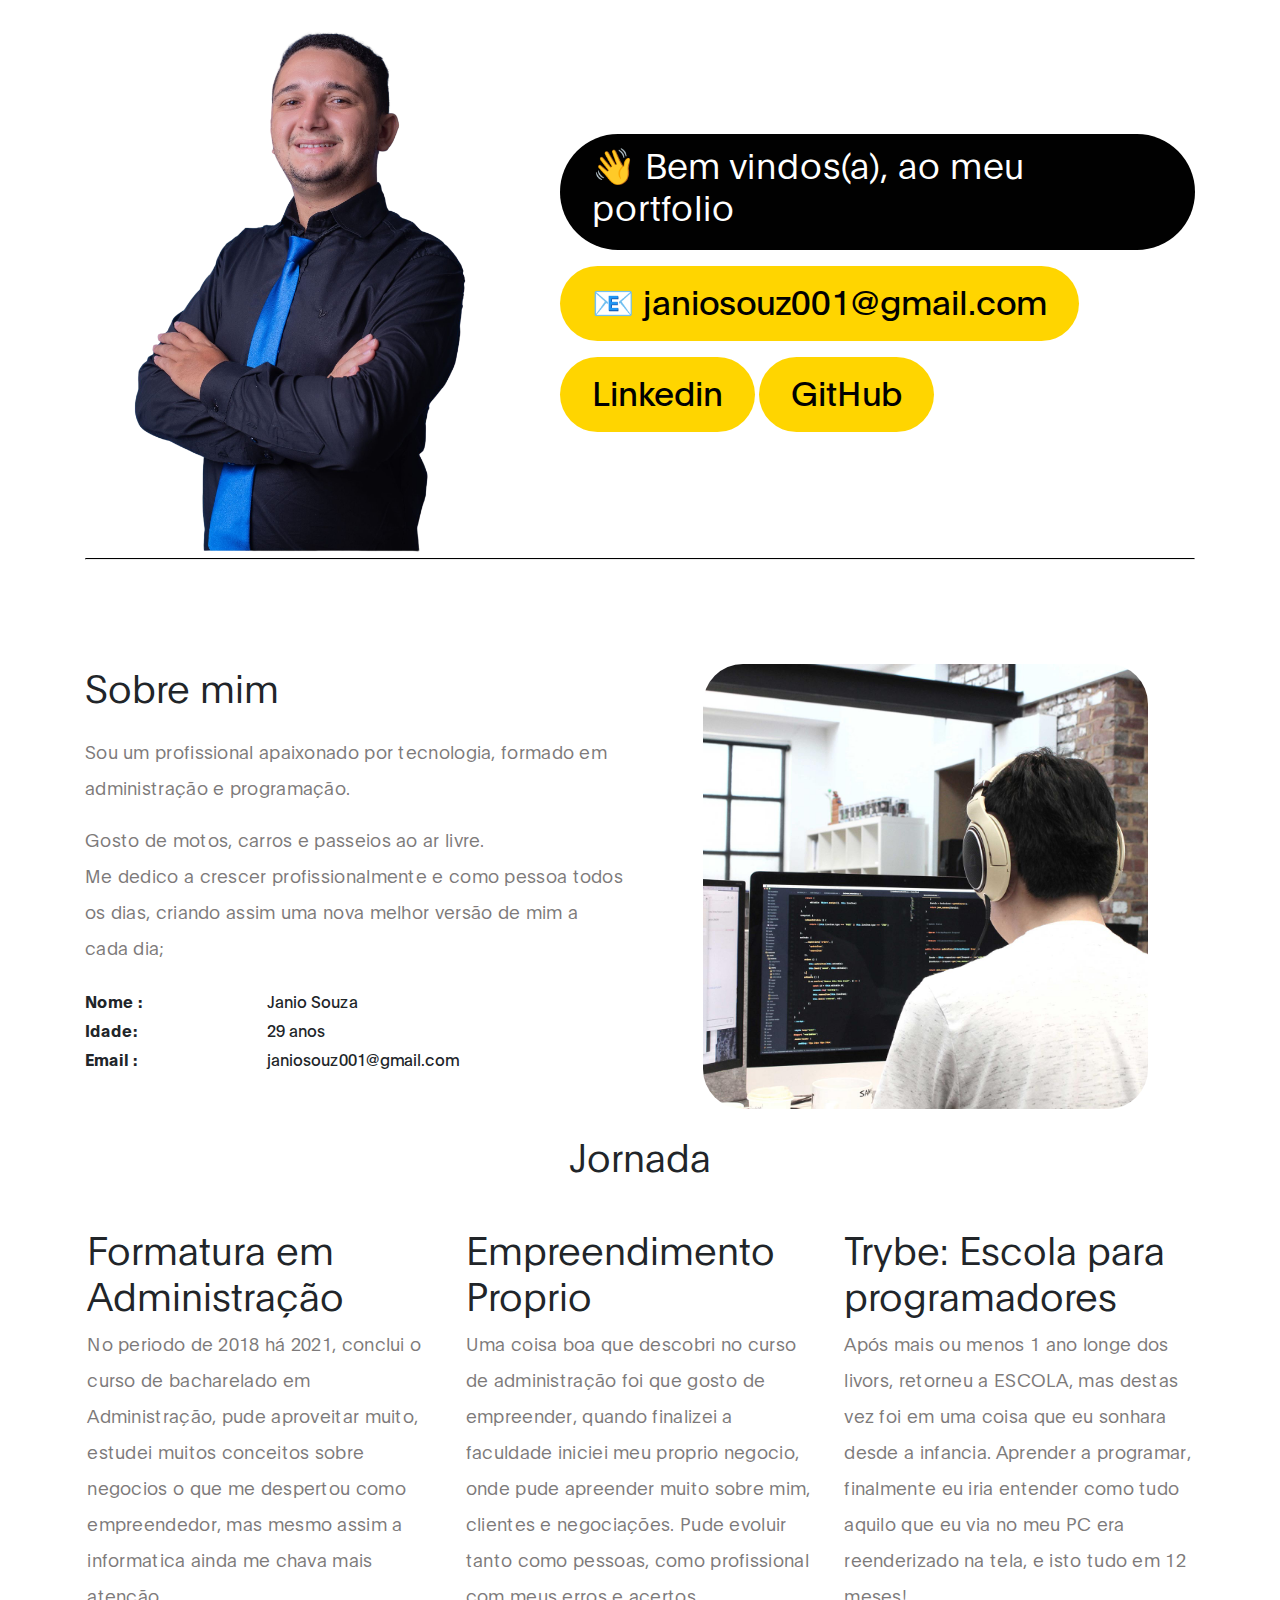
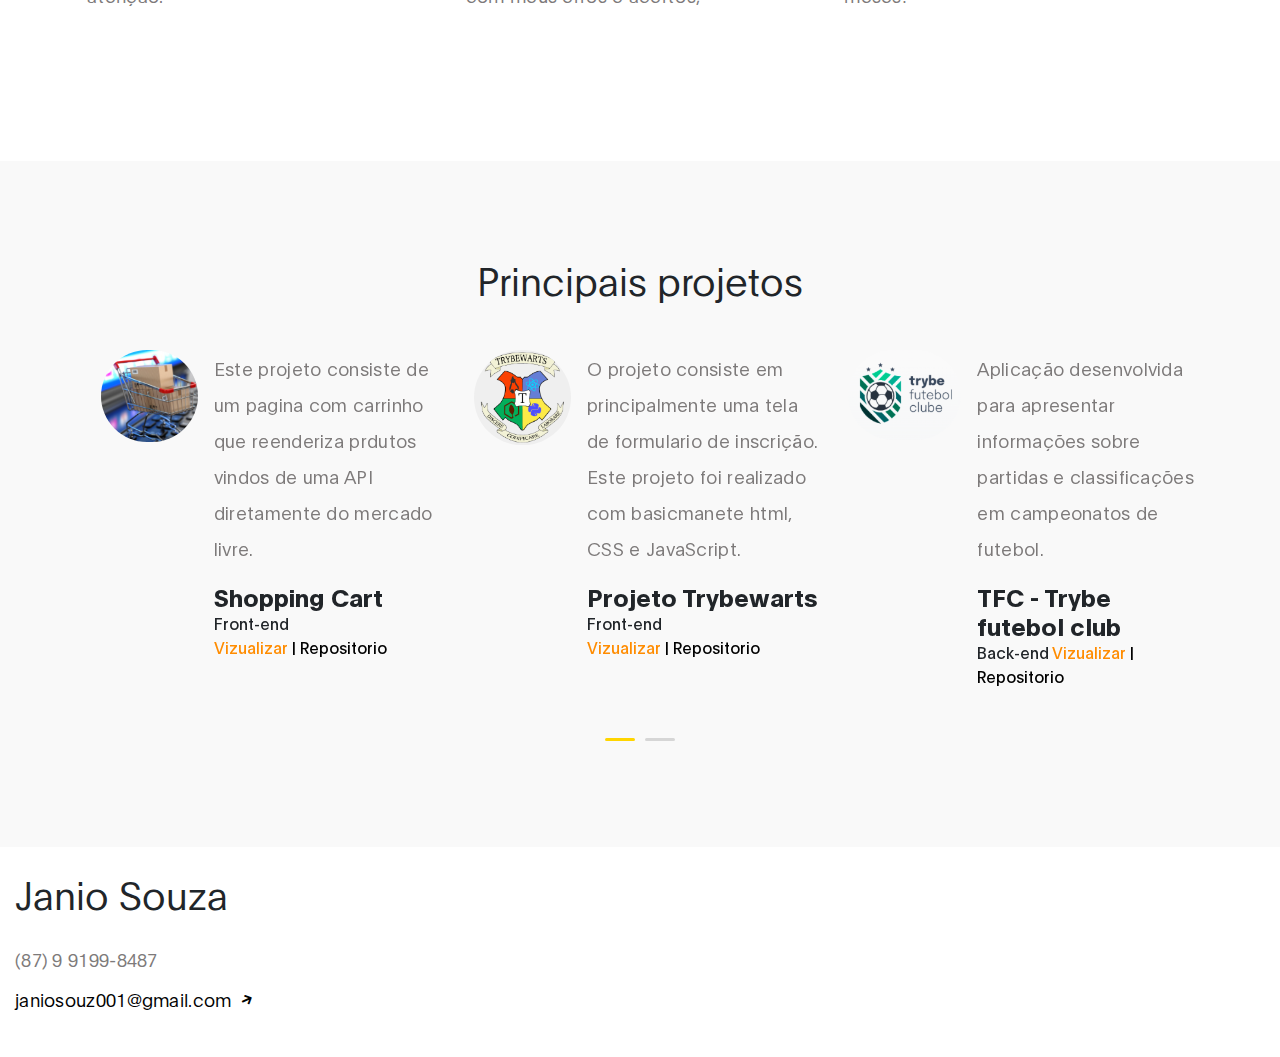
<file: index.html>
<!DOCTYPE html>
<html lang="pt-BR">
<head>

     <title>Janio Souza - Portfolio</title>

     <meta charset="UTF-8">
     <meta http-equiv="X-UA-Compatible" content="IE=Edge">
     <meta name="description" content="">
     <meta name="keywords" content="">
     <meta name="author" content="Tooplate">
     <meta name="viewport" content="width=device-width, initial-scale=1, maximum-scale=1">

     <link rel="stylesheet" href="css/bootstrap.min.css">
     <link rel="stylesheet" href="css/all.min.css">
     <link rel="stylesheet" href="css/owl.carousel.min.css">
     <link rel="stylesheet" href="css/owl.theme.default.min.css">

     <!-- MAIN CSS -->
     <link rel="stylesheet" href="css/tooplate-ben-resume-style.css">
<!--
Tooplate 2120 Ben Resume
https://www.tooplate.com/view/2120-ben-resume
-->
</head>

<body data-spy="scroll" data-target="#navbarNav" data-offset="50">

    <!-- MENU BAR -->
    <nav class="navbar navbar-expand-lg">
        <div class="container">

            <a class="navbar-brand" href="#">
                Janio Souza
            </a>

            <button class="navbar-toggler" type="button" data-toggle="collapse" data-target="#navbarNav" aria-controls="navbarNav" aria-expanded="false" aria-label="Toggle navigation">
                <span class="navbar-toggler-icon"></span>
            </button>

            <div class="collapse navbar-collapse" id="navbarNav">
                <ul class="navbar-nav mx-auto">
                    <li class="nav-item">
                        <a href="#intro" class="nav-link smoothScroll">Introdução</a>
                    </li>

                    <li class="nav-item">
                        <a href="#about" class="nav-link smoothScroll">Sobre mim</a>
                    </li>

                    <li class="nav-item">
                        <a href="#testimonials" class="nav-link smoothScroll">Projetos</a>
                    </li>

                    <li class="nav-item">
                        <a href="#contact" class="nav-link smoothScroll">Contato</a>
                    </li>
                </ul>

                <div class="mt-lg-0 mt-3 mb-4 mb-lg-0">
                    <a href="/cv/Currículo Janio Souza.pdf" class="custom-btn btn" download>Download CV</a>
                </div>
            </div>

        </div>
    </nav>


    <!-- HERO -->
    <section class="hero d-flex flex-column justify-content-center align-items-center" id="intro">

         <div class="container">
            <div class="row">

                  <div class="mx-auto col-lg-5 col-md-5 col-10">
                      <img src="images/janio.png" class="img-fluid" alt="Ben Resume HTML Template">
                  </div>

                   <div class="d-flex flex-column justify-content-center align-items-center col-lg-7 col-md-7 col-12">
                        <div class="hero-text">

                            <h1 class="hero-title">👋 Bem vindos(a), ao meu portfolio</h1>

                            <a href="mailto:janiosouz001@gmail.com" class="email-link">
                              📧 janiosouz001@gmail.com
                            </a>
                            <a
                            href="https://www.linkedin.com/in/janio-souza-dev/" class="email-link" target="_blank">
                              Linkedin
                            </a>
                            <a
                            href="https://github.com/Janio-Souza" class="email-link" target="_blank">
                              GitHub
                            </a>       
                        </div>
                    </div>

            </div>
            <hr>
        </div>
    </section>


    <section class="about section-padding" id="about">
        <div class="container">
            <div class="row">

                <div class="col-lg-6 col-md-6 col-12">
                    <h3 class="mb-4">Sobre mim</h3>

                    <p>Sou um profissional apaixonado por tecnologia, formado em administração e programação.
                    </p>

                    <p>Gosto de motos, carros e passeios ao ar livre.<br>
                      Me dedico a crescer profissionalmente e como pessoa todos os dias, criando assim uma nova 
                      melhor versão de mim a cada dia;
                      <br>

                    </p>

                    <ul class="mt-4 mb-5 mb-lg-0 profile-list list-unstyled">
                        <li><strong>Nome :</strong> Janio Souza </li>

                        <li id="idade">""</li>

                        <!-- <li><strong>Website :</strong> company.co</li> -->

                        <li><strong>Email :</strong> janiosouz001@gmail.com</li>
                    </ul>
                </div>

                <div class="col-lg-5 mx-auto col-md-6 col-12">
                    <img src="images/true-agency.jpg" class="about-image img-fluid" alt="Resume HTML CV">
                </div>

            </div>
            <div>
              <br>
              <h3 class="mb-5 text-center">Jornada</h3>
            </div>
            <div class="row about-third">
            	<div class="col-lg-4 col-md-4 col-12">
                <h3>Formatura em Administração</h3>
                <p>No periodo de 2018 há 2021, conclui o curso de bacharelado em Administração, pude aproveitar muito, estudei muitos conceitos sobre negocios o que me despertou como empreendedor, mas mesmo assim
                  a informatica ainda me chava mais atenção.
                </p>
                </div>
                <div class="col-lg-4 col-md-4 col-12">
                <h3>Empreendimento Proprio</h3>
                <p>Uma coisa boa que descobri no curso de administração foi que gosto de empreender, quando finalizei a faculdade
                  iniciei meu proprio negocio, onde pude apreender muito sobre mim, clientes e negociações. Pude evoluir tanto como pessoas, como
                  profissional com meus erros e acertos,</p>
                </div>
                <div class="col-lg-4 col-md-4 col-12">
                <h3>Trybe: Escola para programadores</h3>
                <p>Após mais ou menos 1 ano longe dos livors, retorneu a ESCOLA, mas destas vez foi em uma coisa que eu sonhara desde a infancia.
                  Aprender a programar, finalmente eu iria entender como tudo aquilo que eu via no meu PC era reenderizado na tela, e isto tudo em 12 meses!
                </p>
                </div>
            </div>
        </div>
    </section>


    <!-- TESTIMONIAL -->
     <section class="testimonials section-padding" id="testimonials">
          <div class="container">
               <div class="row">

                    <div class="col-12">
                        <h3 class="mb-5 text-center">Principais projetos</h3>

                        <div class="owl-carousel owl-theme" id="testimonials-carousel">
                            <div class="item">
                                <div class="testimonials-thumb d-flex">
                                    <div class="testimonials-image">
                                        <img src="images/projects/car_shoping2.jpg">
                                    </div>

                                    <div class="testimonials-info">
                                        <p>Este projeto consiste de um pagina com carrinho que reenderiza prdutos vindos de uma API diretamente do mercado livre.
                                        </p>

                                        <h6 class="mb-0">Shopping Cart</h6>
                                        <span>Front-end</span>
                                        <br>
                            
                                          <a href="./projects/project-shopping-cart/index.html" style="color:darkorange" target="_blank">Vizualizar</a>
                                          <a href="https://github.com/Janio-Souza/Shoping-card" target="_blank">| Repositorio</a> 
                                      
                            
                                      </div>
                                </div>
                            </div>

                            <div class="item">
                                <div class="testimonials-thumb d-flex">
                                    <div class="testimonials-image">
                                        <img src="images/projects/trybewarts.png" class="img-fluid" alt="testimonials image">
                                    </div>

                                    <div class="testimonials-info">
                                        <p>O projeto consiste em principalmente uma tela de formulario de inscrição.
                                            Este projeto foi realizado com basicmanete html, CSS e JavaScript.
                                        </p>

                                        <h6 class="mb-0">Projeto Trybewarts</h6>
                                        <span>Front-end</span>
                                        <br>
                                        <a href="./projects/project-trybewarts/index.html" style="color:darkorange" target="_blank">Vizualizar</a>
                                        <a href="https://github.com/Janio-Souza/trybewarts" target="_blank">| Repositorio</a> 
                                    </div>
                                </div>
                            </div>

                            <div class="item">
                                <div class="testimonials-thumb d-flex">
                                    <div class="testimonials-image">
                                        <img src="images/projects/tfc2.png" class="img-fluid" alt="testimonials image">
                                    </div>

                                    <div class="testimonials-info">
                                        <p>Aplicação desenvolvida para apresentar informações sobre partidas e classificações em campeonatos de futebol.</p>

                                        <h6 class="mb-0">TFC - Trybe futebol club</h6>
                                        <span>Back-end</span>
                                         <a href="./projects/tfc" style="color:darkorange" target="_blank">Vizualizar</a>
                                         <a href="https://github.com/Janio-Souza/TFC-trybe-futebol-club" target="_blank">| Repositorio</a>                                                                           
                                    </div>
                                </div>
                            </div>
                            <div class="item">
                              <div class="testimonials-thumb d-flex">
                                  <div class="testimonials-image">
                                      <img src="images/projects/headphones_icon.png" class="img-fluid" alt="testimonials image">
                                  </div>

                                  <div class="testimonials-info">
                                    <p>Este é um site de buscas por músicas, onde você pode buscar artistas, albuns, ouvir e favoritar suas musicas. A aplição faz buscas para na API do ITunes</p>

                                    <h6 class="mb-0">Trybetunes</h6>
                                    <span>Front-end</span>
                                     <a href="https://trybetunes-ashy-xi.vercel.app/" style="color:darkorange" target="_blank">Vizualizar</a>
                                     <a href="https://github.com/Janio-Souza/Trybetunes" target="_blank">| Repositorio</a>                                                                           
                                </div>
                              </div>
                          </div>

                            <!-- <div class="item">
                                <div class="testimonials-thumb d-flex">
                                    <div class="testimonials-image">
                                        <img src="images/projects/testimonial-image04.jpg" class="img-fluid" alt="testimonials image">
                                    </div>

                                    <div class="testimonials-info">
                                        <p>Sed ut perspiciatis unde omnis iste natus error sit voluptatem.</p>

                                        <h6 class="mb-0">Wilson</h6>
                                        <span>Web Developer</span>
                                    </div>
                                </div>
                            </div> -->
                        </div>

                    </div>

               </div>
          </div>
     </section>


     <!-- FAQ -->
     <!-- <section class="faq section-padding">
        
        <div class="container">
            
            <div class="row">

                <div class="col-lg-12 col-12">

                    <h3 class="mb-5">Frequently Asked Questions</h3>

                    <div class="accordion" id="accordionExample">
                      <div class="card">
                        <div class="card-header" id="headingOne">
                          <h2 class="mb-0">
                            <button class="btn btn-link" type="button" data-toggle="collapse" data-target="#collapseOne" aria-expanded="true" aria-controls="collapseOne">
                              Are those HTML templates absolutely free for any kind of usage?
                            </button>
                          </h2>
                        </div>

                        <div id="collapseOne" class="collapse show" aria-labelledby="headingOne" data-parent="#accordionExample">
                          <div class="card-body">
                            <p>Yes, they are 100% free and there is no hidden charge.</p>

                            <p>They can be used for your commercial websites.</p>
                          </div>
                        </div>
                      </div>

                      <div class="card">
                        <div class="card-header" id="headingTwo">
                          <h2 class="mb-0">
                            <button class="btn btn-link collapsed" type="button" data-toggle="collapse" data-target="#collapseTwo" aria-expanded="false" aria-controls="collapseTwo">
                              Can I use them as a CMS theme or a part of website builder?
                            </button>
                          </h2>
                        </div>
                        <div id="collapseTwo" class="collapse" aria-labelledby="headingTwo" data-parent="#accordionExample">
                          <div class="card-body">
                            <p>Yes, you can use them.</p>
                          </div>
                        </div>
                      </div>

                      <div class="card">
                        <div class="card-header" id="headingThree">
                          <h2 class="mb-0">
                            <button class="btn btn-link collapsed" type="button" data-toggle="collapse" data-target="#collapseThree" aria-expanded="false" aria-controls="collapseThree">
                              I cannot find a suitable HTML template. Can I request new template?
                            </button>
                          </h2>
                        </div>
                        <div id="collapseThree" class="collapse" aria-labelledby="headingThree" data-parent="#accordionExample">
                          <div class="card-body">
                            <p>Yes, please tell us what you need. We will try our best to fulfill it.</p>
                          </div>
                        </div>
                      </div>

                    <div class="card">
                        <div class="card-header" id="headingFour">
                          <h2 class="mb-0">
                            <button class="btn btn-link collapsed" type="button" data-toggle="collapse" data-target="#collapseFour" aria-expanded="false" aria-controls="collapseFour">
                              Can I redistribute your templates?
                            </button>
                          </h2>
                        </div>
                        <div id="collapseFour" class="collapse" aria-labelledby="headingFour" data-parent="#accordionExample">
                          <div class="card-body">
                            <p>No, this is totally NOT allowed. Please do not redistribute our HTML templates.</p>
                          </div>
                        </div>
                    </div>

                    <div class="card">
                        <div class="card-header" id="headingFive">
                          <h2 class="mb-0">
                            <button class="btn btn-link collapsed" type="button" data-toggle="collapse" data-target="#collapseFive" aria-expanded="false" aria-controls="collapseFive">
                              How do I support Tooplate?
                            </button>
                          </h2>
                        </div>
                        <div id="collapseFive" class="collapse" aria-labelledby="headingFive" data-parent="#accordionExample">
                          <div class="card-body">
                            <p>Please spread a word about Tooplate website to your colleagues and friends.</p>
                          </div>
                        </div>
                    </div>

                    <span class="faq-info-text">Please send us a message if you have anything to say. Send an email message to <strong>contact (at) tooplate (dot) com</strong></span>

                </div>

           	 </div>
        	</div>
        </div>
    </section> -->
     <!-- FIM DO FAQ -->


     <!-- <section class="contact section-padding pt-0" id="contact">
      <div class="container">
        <div class="row">

          <div class="col-lg-6 col-md-6 col-12">
            <form action="#" method="get" class="contact-form webform"  role="form">
                
                <div class="form-group d-flex flex-column-reverse">
                    <input type="text" class="form-control" name="cf-name" id="cf-name" placeholder="Your Name">

                    <label for="cf-name" class="webform-label">Full Name</label>
                </div>

                <div class="form-group d-flex flex-column-reverse">
                    <input type="email" class="form-control" name="cf-email" id="cf-email" placeholder="Your Email">

                    <label for="cf-email" class="webform-label">Your Email</label>
                </div>

                <div class="form-group d-flex flex-column-reverse">
                    <textarea class="form-control" rows="5" name="cf-message" id="cf-message" placeholder="Your Message"></textarea>

                    <label for="cf-message" class="webform-label">Message</label>
                </div>

                <button type="submit" class="form-control" id="submit-button" name="submit">Send</button>
            </form>
          </div> -->

            <div class="col-lg-4 col-12">
                <h3 class="my-4 pt-4 pt-lg-0">Janio Souza</h3>

                <p class="mb-1">(87) 9 9199-8487</p>

                <p>
                    <a href="#">
                        janiosouz001@gmail.com
                    <i class="fas fa-arrow-right custom-icon"></i>
                    </a>
                </p>

                <ul class="social-links mt-2">
                    <!-- <li><a href="https://fb.com/tooplate" rel="noopener" class="fab fa-facebook"></a></li> -->
                    <!-- <li><a href="#" rel="noopener" class="fab fa-twitter"></a></li> -->
                    <!-- <li><a href="#" rel="noopener" class="fab fa-instagram"></a></li> -->
                    <!-- <li><a href="https://www.linkedin.com/in/janio-souza-dev/" rel="noopener" class="fab fa-linkedin"></a></li> -->
                    <!-- <li><a href="#" rel="noopener" class="fab fa-youtube"></a></li> -->
                </ul>
                
              <!-- <p class="copyright-text mt-5 pt-3">Copyright &copy; 2020 Ben Resume Page</p>
                
                <p>Design: <a href="https://www.tooplate.com" title="free HTML templates" target="_blank">Tooplate</a></p>
            </div> -->

        </div>
      </div>
    </section>
     <!-- SCRIPTS -->
     <script src="js/jquery.min.js"></script>
     <script src="js/bootstrap.min.js"></script>
     <script src="js/smoothscroll.js"></script>
     <script src="js/owl.carousel.min.js"></script>
     <script src="js/custom.js"></script>

</body>
</html>
</file>
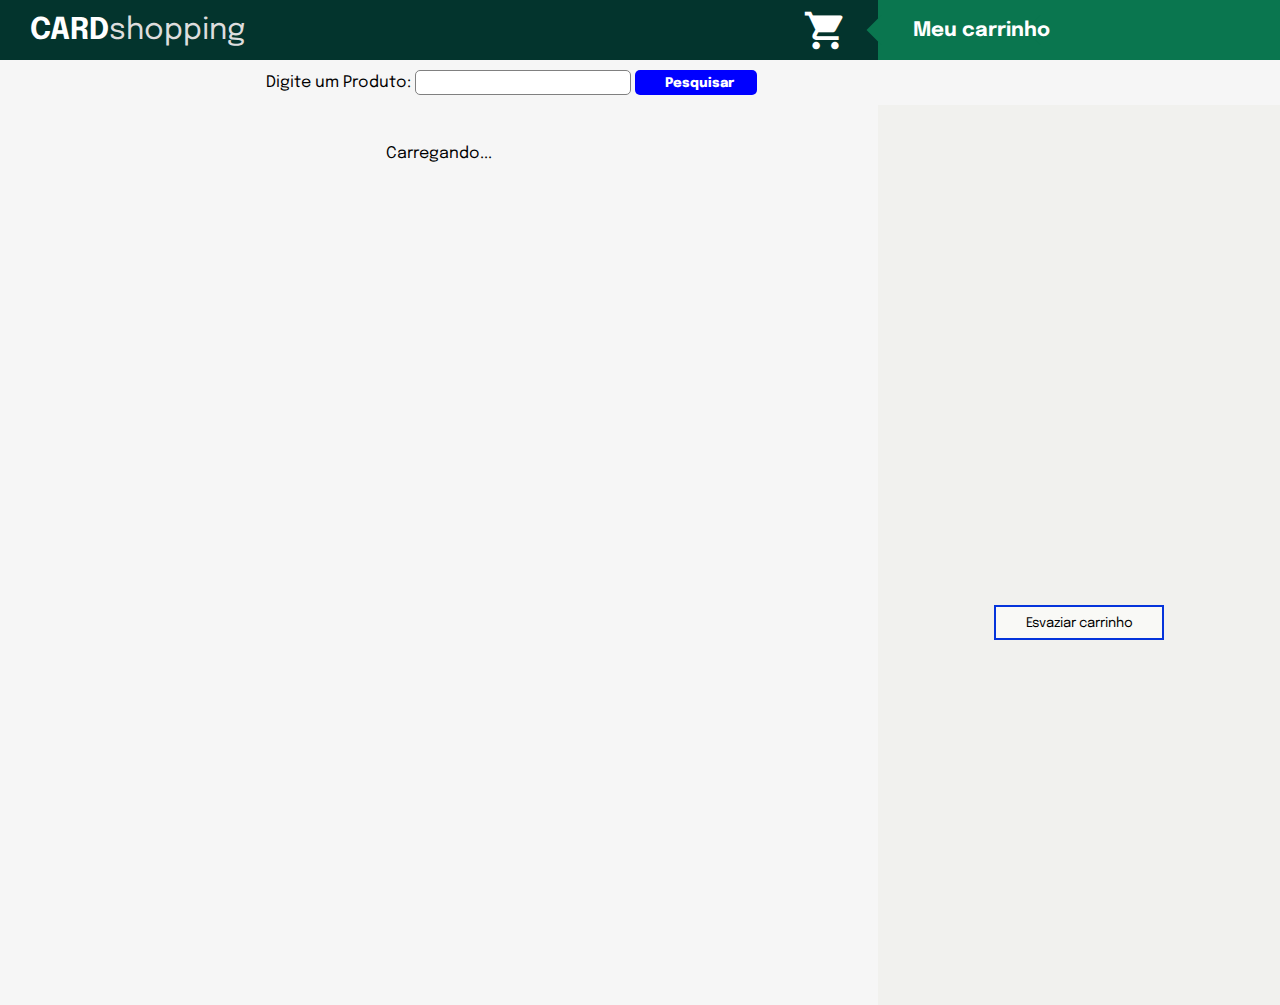
<file: projects/project-shopping-cart/index.html>
<!DOCTYPE html>
<html lang="en">
  <head>
    <meta charset="UTF-8" />
    <meta name="viewport" content="width=device-width, initial-scale=1.0" />
    <meta http-equiv="X-UA-Compatible" content="ie=edge" />
    <title>Shop</title>
    <link rel="stylesheet" href="style.css" />
    <link rel="preconnect" href="https://fonts.googleapis.com">
    <link rel="preconnect" href="https://fonts.gstatic.com" crossorigin>
    <link href="https://fonts.googleapis.com/css2?family=Epilogue:wght@400;700&display=swap" rel="stylesheet">
    <link href="https://fonts.googleapis.com/icon?family=Material+Icons" rel="stylesheet">
    <script src="./helpers/fetchItem.js" defer></script>
    <script src="./helpers/fetchProducts.js" defer></script>
    <script src="./helpers/saveCartItems.js" defer></script>
    <script src="./helpers/getSavedCartItems.js" defer></script>
    <script src="script.js" defer></script>
  </head>
  <body>
    <header class="header">
      <div class="container-title">
        <span class="title"><strong>CARD</strong>shopping</span>
      </div>
      <i class="material-icons" style="font-size:45px;color:white">shopping_cart</i>
      <div class="container-cartTitle">
        <span class="cart__title">Meu carrinho</span>
      </div>
    </header>
    <form action="" id="formSeach">
    <label for="searchProd">Digite um Produto:
        <input autocomplete="off" type="search" id="search" name="searchProd" onfocus="this.value = ''">
        <input type="submit" class="btnSend" value="Pesquisar">
    </label>    
  </form>
    <section class="container">
      <section class="items"></section>
      <section class="cart">
        <ol class="cart__items"></ol>
        <div class="total-price"></div>
        <button class="empty-cart">Esvaziar carrinho</button>
      </section>
    </section>
  </body>
</html>
</file>
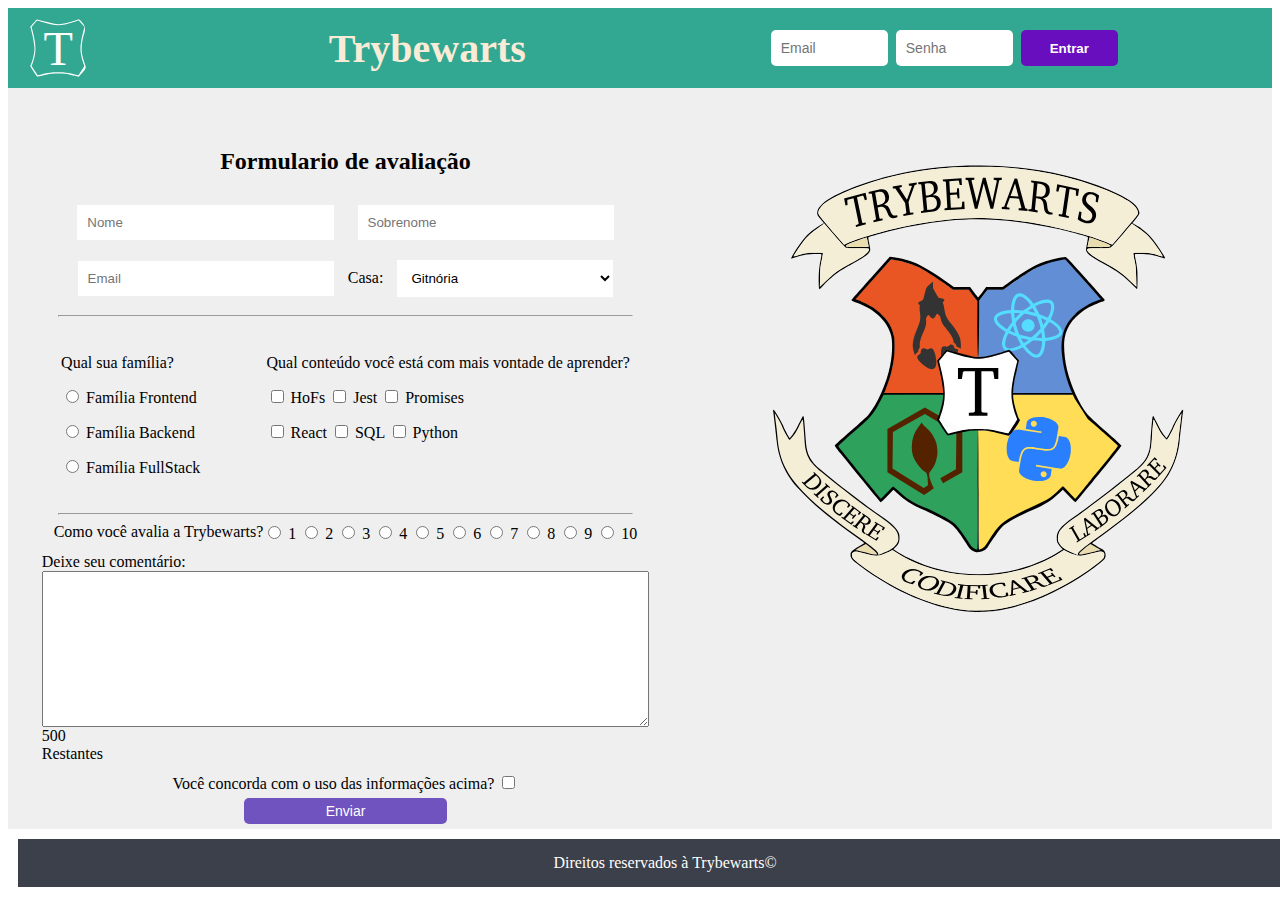
<file: projects/project-trybewarts/index.html>
<!DOCTYPE html>
<html lang="pt-br">
<head>
    <meta charset="UTF-8">
    <meta http-equiv="X-UA-Compatible" content="IE=edge">
    <meta name="viewport" content="width=device-width, initial-scale=1.0">
    <link rel="stylesheet" href="style.css">
    
    <title>Trybewarts</title>
</head>
<body>
    <header class="header" >
        
        <img class="trybewarts-header-logo" src="./images/trybewarts-header-logo.svg" alt="">

        <h1 id="trybewarts-header-title">Trybewarts</h1>

        <form class="trybewarts-login" action="">
            
            <input type="email" name="email" id="header-email" placeholder="Email" required>
    
            <input type="password" name="password" id="header-senha" placeholder="Senha" required>

            <button type="submit" class="buttonSubmit">Entrar</button>
        </form>
    </header>
    
    <main>
        <form action="" id="evaluation-form">
            <section class="inputs">

            <h2>Formulario de avaliação</h2>
            <label for="input-name">
                <input type ="text" name="nome" id="input-name" placeholder="Nome">
            </label>
            <label for="input-lastname">
                <input type="text" name="sobrenome" id="input-lastname" placeholder="Sobrenome">
            </label>
            <label for="">
                <input type ="email" name="email" id="input-email" placeholder="Email">
            </label>
            <label for=""> Casa:
                <select id="house">
                    <option id="gitnoria-house" value="Gitnória">Gitnória</option>
                    <option id="reactpuff-house" value="Reactpuff">Reactpuff</option>
                    <option id="corvinode-house" value="Corvinode">Corvinode</option>
                    <option id="pytherina-house" value="Pytherina">Pytherina</option>
                </select>
            </label>
            </section>
            <hr width="85%">
        
            <section id="familyContent">
            <div class="container-radio">
                <label for="" id="label-family">Qual sua família?</label>
            
                <div id="frontend-container">
                    <input type="radio" name="family" value="Frontend">
                    <label for="Frontend">Família Frontend</label>
                </div>
            
                <div id="backend-container">
                    <input type="radio" name="family" value="Backend">
                    <label for="Backend">Família Backend</label>
                </div>
                <div id="fullstack-container">
                    <input type="radio" name="family" value="FullStack">
                    <label for="FullStack">Família FullStack</label>
                </div>
            </div>
            <br>
            <div class="container-checkbox">
                <label for="" id="label-content">
                    Qual conteúdo você está com mais vontade de aprender?
                </label>
                <div>
                    <input type="checkbox" class="subject" value="HoFs">
                    <label for="">HoFs</label>

                    <input type="checkbox" class="subject" value="Jest">
                    <label for="">Jest </label>

                    <input type="checkbox" class="subject" value="Promises">
                    <label for="">Promises</label>
                </div>
                <div>
                    <input type="checkbox" class="subject" value="React">
                    <label for="">React</label>

                    <input type="checkbox" class="subject" value="SQL">
                    <label for="">SQL</label>
                    
                    <input type="checkbox" class="subject" value="Python">
                    <label for="">Python</label>
                </div>
            </div>
            </section>
            <hr width="85%">
            <section>
            <div id="avaliacao-container">
                <label for="" id="label-rate">Como você avalia a Trybewarts?</label>
                <div>
                    <input type="radio" name="rate" value="1" id="1">
                    <label for="1">1</label>
                    <input type="radio" name="rate" value="2" id="2">
                    <label for="2">2</label>
                    <input type="radio" name="rate" value="3" id="3">
                    <label for="3">3</label>
                    <input type="radio" name="rate" value="4" id="4">
                    <label for="4">4</label>
                    <input type="radio" name="rate" value="5" id="5">
                    <label for="5">5</label>
                    <input type="radio" name="rate" value="6" id="6">
                    <label for="6">6</label>
                    <input type="radio" name="rate" value="7" id="7">
                    <label for="7">7</label>
                    <input type="radio" name="rate" value="8" id="8">
                    <label for="8">8</label>
                    <input type="radio" name="rate" value="9" id="9">
                    <label for="9">9</label>
                    <input type="radio" name="rate" value="10" id="10">
                    <label for="10">10</label>
                </div>
            </div>
            <div id="container-text-area">
                <label for="textarea" class="textarea">Deixe seu comentário:</label>
                <textarea name="" id="textarea" cols="80" rows="10" maxlength="500"></textarea>
                <div id="contador">
                    <div id="counter">500 </div> Restantes
                </div>
            </div>
            <div id="agreement-container">
                <label for="agreement" id="label-infos">Você concorda com o uso das informações acima?</label>
                <input type="checkbox" id="agreement">
            </div>
            <div>
                <button type="submit" id="submit-btn" disabled>Enviar</button>
            </div>
            </section>
        </form>
        <img src="images/trybewarts-colored.svg" alt="" id="trybewarts-forms-logo">
    </main>
    <footer>Direitos reservados à Trybewarts&copy;</footer>
    <script src="script.js"></script>
</body>
</html>
</file>
<file: css/tooplate-ben-resume-style.css>
/*

Tooplate 2120 Ben Resume

https://www.tooplate.com/view/2120-ben-resume

*/

  @font-face {
      font-family: 'Plain';
      src: url('../localfonts/Plain-Regular.woff2') format('woff2'),
          url('../localfonts/Plain-Regular.woff') format('woff');
      font-weight: normal;
      font-style: normal;
  }

  @font-face {
      font-family: 'Plain';
      src: url('../localfonts/Plain-Light.woff2') format('woff2'),
          url('../localfonts/Plain-Light.woff') format('woff');
      font-weight: 300;
      font-style: normal;
  }

  @font-face {
      font-family: 'Plain';
      src: url('../localfonts/Plain-Bold.woff2') format('woff2'),
          url('../localfonts/Plain-Bold.woff') format('woff');
      font-weight: bold;
      font-style: normal;
  }

  :root {
    --primary-color:        #ffd500;
    --white-color:          #ffffff;
    --dark-color:           #010101;
    --menu-bg-color:        #212529;

    --gray-color:           #909090;
    --p-color:              #7d7a7a;

    --base-font-family:     "Plain", -apple-system,BlinkMacSystemFont,"Segoe UI",Roboto,"Helvetica Neue",Arial,"Noto Sans",sans-serif,"Apple Color Emoji","Segoe UI Emoji","Segoe UI Symbol","Noto Color Emoji";
    --font-weight-bold:     600;
    --font-weight-normal:   400;
    --font-weight-light:    300;

    --h1-font-size:         56px;
    --h2-font-size:         48px;
    --h3-font-size:         38px;
    --h4-font-size:         34px;
    --h5-font-size:         30px;
    --h6-font-size:         24px;
    --p-font-size:          18px;
    --base-font-size:       16px;
    --button-font-size:     20px;

    --border-radius-large:  100%;
    --border-radius-medium: 80px;
    --border-radius-small:  40px;
  }


  body {
    font-family: var(--base-font-family);
  }


  /*---------------------------------------
     TYPOGRAPHY              
  -----------------------------------------*/

  h1 {
    font-size: var(--h1-font-size);
  }

  h1,
  h3 {
    font-weight: var(--font-weight-light);
  }

  h2 {
    font-size: var(--h2-font-size);
  }

  h3 {
    font-size: var(--h3-font-size);
  }

  h4 {
    font-size: var(--h4-font-size);
  }

  h5 {
    font-size: var(--h5-font-size);
  }

  h6 {
    font-weight: var(--font-weight-bold);
    font-size: var(--h6-font-size);
  }

  p {
    color: var(--p-color);
    font-size: var(--p-font-size);
    font-weight: var(--font-weight-light);
    letter-spacing: 0.3px;
    line-height: 2em;
  }

  .section-padding {
    padding: 6rem 0;
  }

  .custom-icon {
    font-size: 12px;
    position: relative;
    bottom: 3px;
    left: 5px;
    transform: rotate(-25deg);
  }


  /* CUSTOM BUTTON */
  .custom-btn {
    background: var(--dark-color);
    border: none;
    border-radius: var(--border-radius-medium);
    color: var(--white-color);
    letter-spacing: 0.2px;
    padding: 6px 36px 10px 36px;
    font-size: var(--button-font-size);
    white-space: nowrap;
  }

  .custom-btn:hover,
  .custom-btn:focus {
    color: var(--dark-color);
    background: var(--primary-color);
  }


  /*---------------------------------------
     GENERAL               
  -----------------------------------------*/

  * {
    -webkit-box-sizing: border-box;
    -moz-box-sizing: border-box;
    box-sizing: border-box;
  }

  *::before,
  *::after {
    -webkit-box-sizing: border-box;
    -moz-box-sizing: border-box;
    box-sizing: border-box;
  }

  hr {
    
    display: block;
    margin-top: -0.5em;
    margin-bottom: 0.5em;
    margin-left: auto;
    margin-right: auto;
    border-style: inset;
    border-width: 1px;
    background-color: #010101;
  }

  a {
    color: var(--dark-color);
    text-decoration: none;
    transition: all 0.4s linear;
  }

  a:hover  {
    color: var(--dark-color);
    text-decoration: none;
  }


  /*---------------------------------------
     MENU                
  -----------------------------------------*/

  .navbar {
    background: transparent;
    padding: 0.3rem 1rem;
    transition: all 300ms ease-in-out;
    position: absolute;
    z-index: 99;
    top: 0;
    right: 0;
    left: 0;
    opacity: 0;
  }

  .navbar.scroll {
    background: var(--menu-bg-color);
    padding: 0.5rem 1rem;
    position: fixed;
    opacity: 1;
  }

  .navbar-brand {
    color: var(--white-color);
    font-weight: var(--font-weight-light);
    font-size: var(--h4-font-size);
  }

  .navbar .custom-btn {
    background: var(--primary-color);
    color: var(--dark-color);
  }

  .contact-form #submit-button:hover,
  .navbar .custom-btn:hover {
    background: var(--dark-color);
    color: var(--white-color);
  }

  .navbar-expand-lg .navbar-nav .nav-link {
    margin: 0 1.5rem;
    padding: 0;
  }

  .nav-item .nav-link.active, 
  .nav-item .nav-link:hover {
    color: var(--gray-color);
  }

  .nav-item .nav-link.active, 
  .nav-item .nav-link:hover {
    border-bottom-color: var(--primary-color);
  }

  .nav-link {
    color: var(--gray-color);
    font-weight: var(--font-weight-light);
    font-size: var(--base-font-size);
    border-bottom: 1px solid transparent;
  }

  .navbar-toggler {
    border: 0;
    padding: 0;
    cursor: pointer;
    margin: 0 10px 0 0;
    width: 30px;
    height: 35px;
    outline: none;
  }

  .navbar-toggler:focus {
    outline: none;
  }

  .navbar-toggler[aria-expanded="true"] .navbar-toggler-icon {
    background: transparent;
  }

  .navbar-toggler[aria-expanded="true"] .navbar-toggler-icon::before,
  .navbar-toggler[aria-expanded="true"] .navbar-toggler-icon::after {
    transition: top 300ms 50ms ease, -webkit-transform 300ms 350ms ease;
    transition: top 300ms 50ms ease, transform 300ms 350ms ease;
    transition: top 300ms 50ms ease, transform 300ms 350ms ease, -webkit-transform 300ms 350ms ease;
    top: 0;
  }

  .navbar-toggler[aria-expanded="true"] .navbar-toggler-icon::before {
    transform: rotate(45deg);
  }

  .navbar-toggler[aria-expanded="true"] .navbar-toggler-icon::after {
    transform: rotate(-45deg);
  }


  .navbar-toggler .navbar-toggler-icon {
    background: var(--white-color);
    transition: background 10ms 300ms ease;
    display: block;
    width: 30px;
    height: 2px;
    position: relative;
  }

  .navbar-toggler .navbar-toggler-icon::before,
  .navbar-toggler .navbar-toggler-icon::after {
    transition: top 300ms 350ms ease, -webkit-transform 300ms 50ms ease;
    transition: top 300ms 350ms ease, transform 300ms 50ms ease;
    transition: top 300ms 350ms ease, transform 300ms 50ms ease, -webkit-transform 300ms 50ms ease;
    position: absolute;
    right: 0;
    left: 0;
    background: var(--white-color);
    width: 30px;
    height: 2px;
    content: '';
  }

  .navbar-toggler .navbar-toggler-icon::before {
    top: -8px;
  }

  .navbar-toggler .navbar-toggler-icon::after {
    top: 8px;
  }



  /*---------------------------------------
     HERO                
  -----------------------------------------*/

  .hero-title,
  .email-link {
    background: var(--dark-color);
    border-radius: var(--border-radius-medium);
    color: var(--white-color);
    display: inline-block;
    margin: 0.5rem 0;
    padding: 0.5rem 2rem 1.5rem 2rem;
	font-size: 2.2em;
  }

  .email-link {
    background: var(--primary-color);
    color: var(--dark-color);
    font-size: var(--h4-font-size);
    padding: 0.5rem 2rem 1rem 2rem;
  }

  .email-link:hover {
    background: var(--dark-color);
    color: var(--white-color);
  }


  /*---------------------------------------
     ABOUT                
  -----------------------------------------*/
  
  .about-third {
	  margin: 2.2em -0.8em;
  }

  .about-image {
    border-radius: var(--border-radius-small);
  }

  .profile-list li {
    margin: 0.3rem 0;
  }

  .profile-list strong {
    display: inline-block;
    width: 30%;
    margin-right: 1rem;
  }


  /*---------------------------------------
     FAQ                 
  -----------------------------------------*/

  .faq .card-header {
    padding: 0;
  }

  .faq .btn-link {
    color: var(--dark-color);
    font-size: var(--h6-font-size);
    text-align: left;
    display: block;
    width: 100%;
    padding: 1rem 2rem;
  }

  .faq .btn-link:focus, 
  .faq .btn-link:hover {
    color: var(--dark-color);
    text-decoration: none;
  }

  .faq .card-body {
    padding: 2rem;
  }

  .faq-info-text {
    font-size: var(--base-font-size);
    display: block;
    margin: 1.5rem 2rem 0 2rem;
  }


  /*---------------------------------------
     TESTIMONIALS               
  -----------------------------------------*/

  .testimonials {
    background: #f9f9f9;
  }

  .testimonials-image {
    margin: 0 1rem 1rem 1rem;
  }

  .testimonials-image img {
    border-radius: var(--border-radius-medium);
  }

  .testimonials-info {
    width: 100%;
  }

  .testimonials .owl-theme .owl-nav.disabled+.owl-dots {
    margin-top: 2rem;
  }

  .testimonials .owl-theme .owl-dots .owl-dot {
    outline: none;
  }

  .testimonials .owl-theme .owl-dots .owl-dot span {
    width: 30px;
    height: 3px;
    margin: 5px;
  }

  .testimonials .owl-theme .owl-dots .owl-dot.active span, 
  .testimonials .owl-theme .owl-dots .owl-dot:hover span {
    background: var(--primary-color);
  }


  /*---------------------------------------
     CONTACT               
  -----------------------------------------*/
  
  .contact-form .form-control {
    background: transparent;
    border: none;
    border-bottom: 1px solid rgba(142, 140, 140, 0.35);
    box-shadow: none;
    border-radius: 0;
    -webkit-appearance: none;
    outline: none;
    color: var(--dark-color);
    font-weight: var(--font-weight-light);
    padding-left: 0;
    cursor: text;
  }

  .contact-form input {
    height: calc(2.25rem + 10px);
  }

  .contact-form .form-group {
    margin: 0 0 1rem;
    position: relative;
  }

  .contact-form .form-control,
  .webform-label {
    transition: all 0.4s;
    touch-action: manipulation;
  }

  .webform-label {
    cursor: text;
    font-size: 12px;
    font-weight: var(--font-weight-light);
    margin-bottom: 5px;
  }

  .contact-form .form-control:placeholder-shown + .webform-label {
    cursor: text;
    max-width: 66.66%;
    white-space: nowrap;
    overflow: hidden;
    text-overflow: ellipsis;
    transform-origin: left bottom;
    transform: translate(0, 2.125rem) scale(1.5);
  }

  .contact-form ::-webkit-input-placeholder {
    opacity: 0;
    transition: inherit;
    color: var(--dark-color);
  }

  .contact-form ::-moz-placeholder {
    opacity: 0;
    transition: inherit;
    color: var(--dark-color);
  }

  .contact-form .form-control:focus::-webkit-input-placeholder {
    opacity: 1;
  }

  .contact-form .form-control:focus::-moz-placeholder {
    opacity: 1;
  }

  .contact-form .form-control:not(:placeholder-shown) + .webform-label,
  .contact-form .form-control:focus + .webform-label {
    transform: translate(0, 0) scale(1);
    cursor: pointer;
    color: var(--gray-color);
  }

  .contact-form #submit-button {
    background: var(--primary-color);
    border: none;
    border-radius: var(--border-radius-medium);
    color: var(--dark-color);
    cursor: pointer;
    font-size: var(--p-font-size);
    line-height: 0;
    margin-top: 2.5rem;
    padding: 1.5rem 1.8rem 1.8rem 1.8rem;
    white-space: nowrap;
    max-width: 190px;
  }

  .copyright-text {
    font-size: var(--base-font-size);
  }


  /*---------------------------------------
     SOCIAL LINKS              
  -----------------------------------------*/

  .social-links {
    margin: 40px 0;
    padding: 0;
  }

  .social-links li {
    display: inline-block;
    list-style: none;
  }

  .social-links a {
    display: inline-block;
    color: var(--p-color);
    font-size: var(--h6-font-size);
    margin: 5px 20px 5px 0;
  }

  .social-links a:hover {
    color: var(--dark-color);
  }


  /*---------------------------------------
     RESPONSIVE STYLES              
  -----------------------------------------*/

  @media screen and (max-width: 1200px) {
    h1 {
        font-size: 42px;
    }

    h2 {
        font-size: 36px;
    }

    h3 {
        font-size: 32px;
    }

    h4 {
        font-size: 28px;
    }

    .email-link {
      font-size: 28px;
    }
  }

  @media screen and (max-width: 992px) {

    .hero-title {
      font-size: 1.8em;
      padding-bottom: 1rem;
    }

    .email-link {
      font-size: 22px;
      padding: 0.5rem 2rem 0.7rem 2rem;
    }
  }

  @media screen and (max-width: 991px) {
    .navbar-nav {
      margin: 1rem 0;
    }

    .navbar-expand-lg .navbar-nav .nav-link {
      display: inline-block;
      margin: 5px 0.5rem;
    }
  }

  @media screen and (max-width: 768px) {

    .hero-text {
      position: relative;
      top: 1.5rem;
    }
  }

  @media screen and (max-width: 480px) {

    .hero-title {
      font-size: 26px;
    }

    .email-link {
      font-size: 20px;
      padding: 0.3rem 2rem 0.6rem 2rem;
    }
  }
</file>
<file: projects/project-shopping-cart/style.css>
* {
  box-sizing: border-box;
  font-family: Epilogue, sans-serif;
  margin: 0;
  padding: 0;
}

body {
  background-color: rgb(246, 246, 246);
}

.header {
  position: relative;
  background-color: rgb(3, 52, 45);
  display: flex;
  align-items: center;
  width: 100%;
  height: 60px;
}

.container-title {
  width: 80%;
}

.title {
  color: rgb(221, 221, 221);
  font-size: 30px;
  padding-left: 30px;
}


.container-cartTitle {
  position: relative;
  display: flex;
  align-items: center;
  background-color: rgb(10, 118, 79);
  width: 40%;
  height: 100%;
  margin-left: 30px;
}

.container-cartTitle span {
  z-index: 1;
}

.container-cartTitle:after {
  content: '';
  position: absolute;
  top: 15px;
  right: 61.5%;
  width: 39.5%;
  height: 15px;
  background: rgb(10, 118, 79);
  transform: skew(-45deg);
  z-index: 0;
}

.container-cartTitle:before {
  content: '';
  position: absolute;
  top: 30px;
  right: 61.5%;
  width: 39.5%;
  height: 15px;
  background: rgb(10, 118, 79);
  transform: skew(45deg);
  z-index: 0;
}

.container-cartTitle .cart__title {
  color: white;
  font-size: 20px;
  padding-left: 35px;
  font-weight: 700;
}

.container {
  display: flex;
  justify-content: space-around;
  width: 100%;
}

.title strong {
  color: white;
}

.items {
  display: flex;
  flex-basis: 70%;
  flex-wrap: wrap;
  justify-content: center;
  margin: 40px 0;
}

.item {
  display: flex;
  flex-direction: column;
  height: auto;
  margin: 5px;
  width: 200px;
  border: 2px solid rgb(234, 234, 233);
  border-radius: 5px;
  box-sizing: border-box;
}

.item .item__sku {
  display: none;
}

.item .item__title {
  display: flex;
  align-items: center;
  flex-grow: 1;
  padding: 10px;
  text-align: center;
}

.item .item__image {
  width: 100%;
}

.item .item__add {
  background-color: rgb(5, 52, 219);
  border: 0;
  cursor: pointer;
  margin: 0;
  padding: 10px;
  color: white;
}

.cart {
  display: flex;
  flex-basis: 32%;
  flex-flow: column wrap;
  background-color: rgb(241, 241, 238);
  height: 100vh;
}

.cart .cart__items {
  height: 500px;
  overflow-y: scroll;
}

.total-price {
  display: flex;
  align-self: center;

  /* padding: 30px; */
}

.empty-cart {
  width: 170px;
  height: 35px;
  margin: 0 auto;
  border: 2px solid rgb(5, 52, 219);
  background-color: rgb(249, 249, 246);
}

#formSeach {
  display: flex;
  align-items: center;
  margin: 10px;
  padding-left: 20%;
}

#search {
  border: 1px solid grey;
  border-radius: 5px;
  height: 25px;
  width: auto;
  padding: 2px 23px 2px 30px;
  outline: 0;
}

.cart__item {
  margin-top: 10px;
  display: flex;
}

.btnSend {
  border: none;
  border-radius: 5px;
  background-color: blue;
  color: white;
  font-weight: 800;
  padding: 2px 23px 2px 30px;
  height: 25px;

}
</file>
<file: projects/project-trybewarts/style.css>
form {
  display: flex;
}

main {
  display: flex;
  background-color: rgb(239, 239, 239);
}

footer {
  display: flex;
  justify-content: center;
  background-color: rgb(60, 64, 74);
  color: white;
  font-weight: 500;
  margin: 10px;
  padding: 15px;
  width: 100%;
}

#trybewarts-forms-logo {
  height: 500px;
  margin: auto;
  margin-top: 50px;
  flex-wrap: wrap;
}

#trybewarts-header-title {
  text-align: center;
  color: antiquewhite;
  font-size: 40px;
}

#evaluation-form {
  display: flex;
  width: 675px;
  flex-direction: column;
  margin-top: 40px;
  text-align: center;
  align-content: center;
}

#familyContent {
  display: flex;
  justify-content: space-evenly;
  flex-wrap: wrap;
  padding: 20px;

}

#avaliacao-container {
  display: flex;
  justify-content: center;
}

#container-text-area {
  display: flex;
  flex-direction: column;
  text-align: start;
  width: 90%;
  padding: 10px;
  margin: auto;
}

#submit-btn {
  font-size: 14px;
  width: 30%;
  border-radius: 5px;
  border: none;
  color: white;
  background-color: rgb(112, 83, 191);
  padding: 5px;
  margin: 5px;
  font-weight: 500;
}

#input-name {
  width: 35%;
  padding: 10px;
  border: none;
  margin: 10px;
}

#input-lastname {
  width: 35%;
  padding: 10px;
  border: none;
  margin: 10px;
}

#input-email {
  width: 35%;
  padding: 10px;
  border: none;
  margin: 10px;
}

#house {
  width: 32%;
  padding: 10px;
  border: none;
  margin: 10px;
  background-color : white;
}

.header {
  display: flex;
  background-color: rgb(50, 167, 145);
  justify-content: space-between;
  align-items: center;
  padding: 10px 20px;
  height: 60px;
}

.header img {
  width: 60px;
}

.trybewarts-login input {
  font-size: 14px;
  width: 20%;
  border-radius: 5px;
  border: none;
  padding: 10px;
  font-weight: 500;
  margin: 4px;
}


.trybewarts-login button {
  width: 20%;
  border-radius: 5px;
  border: none;
  padding: 10px;
  font-weight: 600;
  color: white;
  background-color: rgb(105, 14, 190);
  margin: 4px;
}


.container-radio {
  text-align: start;
  line-height: 35px;
}

.container-checkbox {
  text-align: start;
  line-height: 35px;
}
</file>
